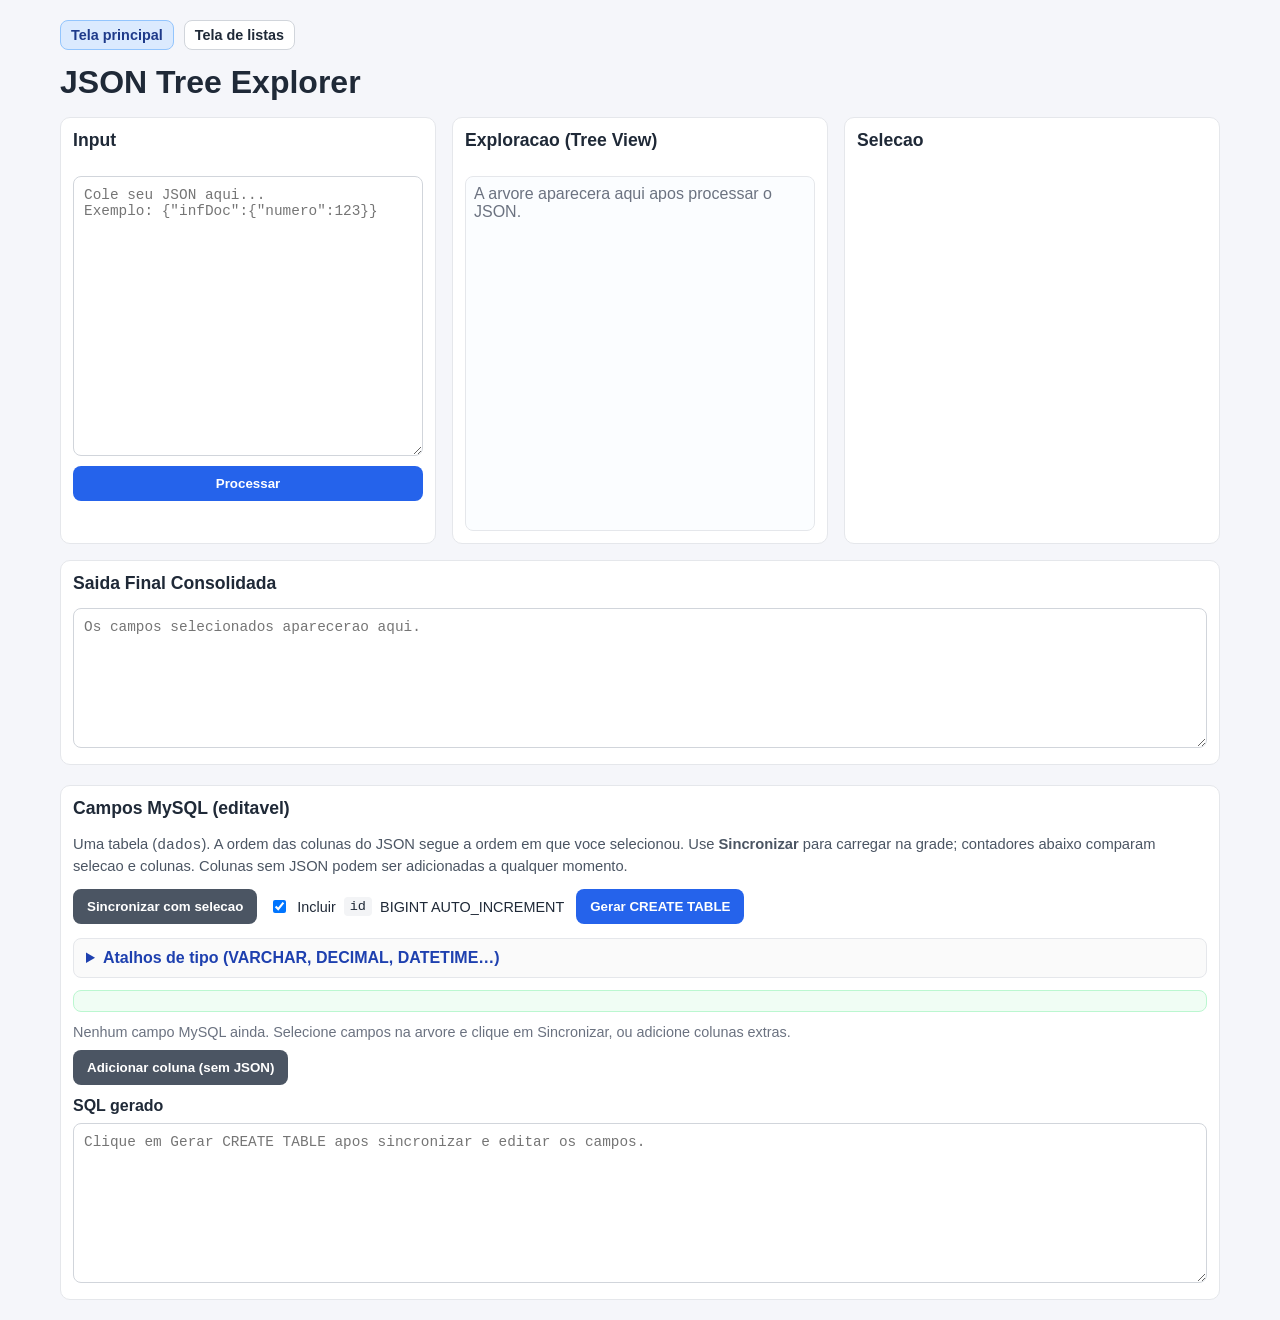
<file: index.html>
<!DOCTYPE html>
<html lang="pt-BR">
<head>
  <meta charset="UTF-8" />
  <meta name="viewport" content="width=device-width, initial-scale=1.0" />
  <title>JSON Tree Explorer</title>
  <link rel="stylesheet" href="styles.css" />
</head>
<body>
  <main class="app">
    <nav class="page-nav" aria-label="Navegacao entre telas">
      <a class="page-link active" href="index.html">Tela principal</a>
      <a class="page-link" href="listas.html">Tela de listas</a>
    </nav>

    <h1>JSON Tree Explorer</h1>

    <section class="columns">
      <article class="panel">
        <h2>Input</h2>
        <label for="jsonInput" class="sr-only">JSON de entrada</label>
        <textarea id="jsonInput" placeholder='Cole seu JSON aqui...&#10;Exemplo: {"infDoc":{"numero":123}}'></textarea>
        <button id="processBtn" type="button">Processar</button>
        <p id="inputStatus" class="status" aria-live="polite"></p>
      </article>

      <article class="panel">
        <h2>Exploracao (Tree View)</h2>
        <div id="treeContainer" class="tree-container" aria-live="polite">
          <p class="placeholder">A arvore aparecera aqui apos processar o JSON.</p>
        </div>
      </article>

      <article class="panel">
        <h2>Selecao</h2>
        <ul id="selectedList" class="selected-list"></ul>
      </article>
    </section>

    <section class="output">
      <h2>Saida Final Consolidada</h2>
      <textarea id="outputFinal" readonly placeholder="Os campos selecionados aparecerao aqui."></textarea>
    </section>

    <section class="mysql-section" aria-labelledby="mysqlHeading">
      <h2 id="mysqlHeading">Campos MySQL (editavel)</h2>
      <p class="mysql-hint">
        Uma tabela (<code>dados</code>). A ordem das colunas do JSON segue a ordem em que voce selecionou. Use
        <strong>Sincronizar</strong> para carregar na grade; contadores abaixo comparam selecao e colunas. Colunas
        sem JSON podem ser adicionadas a qualquer momento.
      </p>
      <div class="mysql-actions">
        <button id="syncMysqlBtn" type="button" class="btn-secondary">Sincronizar com selecao</button>
        <label class="mysql-option">
          <input id="includeIdColumn" type="checkbox" checked />
          Incluir <code>id</code> BIGINT AUTO_INCREMENT
        </label>
        <button id="generateMysqlBtn" type="button">Gerar CREATE TABLE</button>
      </div>
      <details class="mysql-hints-panel">
        <summary>Atalhos de tipo (VARCHAR, DECIMAL, DATETIME…)</summary>
        <p class="mysql-hint-small">
          <strong>Legado:</strong> <code>palavra 80</code> ou <code>palavra, 80</code> → VARCHAR(80).
          <strong>Explicito:</strong> <code>dhEmi datetime</code>, <code>vBC decimal 15,2</code>,
          <code>ativo tinyint 1</code>. Tipos: VARCHAR, CHAR, TEXT, INT, BIGINT, TINYINT, DECIMAL, DATE, DATETIME,
          TIMESTAMP, JSON… A palavra casa com o nome da coluna ou trecho do caminho. Linhas <code>#</code> comentario.
          Salvo neste navegador.
        </p>
        <label for="varcharHintsInput" class="sr-only">Lista de atalhos de coluna</label>
        <textarea id="varcharHintsInput" class="mysql-hints-textarea" rows="12" spellcheck="false"></textarea>
        <div class="mysql-hints-actions">
          <button id="reapplyVarcharHintsBtn" type="button" class="btn-secondary">
            Reaplicar atalhos na grade
          </button>
        </div>
      </details>
      <p id="mysqlStats" class="mysql-stats" aria-live="polite"></p>
      <div id="mysqlTablesContainer" class="mysql-tables-container"></div>
      <h3 class="mysql-subheading">SQL gerado</h3>
      <label for="mysqlOutput" class="sr-only">SQL MySQL gerado</label>
      <textarea id="mysqlOutput" readonly placeholder="Clique em Gerar CREATE TABLE apos sincronizar e editar os campos."></textarea>
    </section>
  </main>

  <script src="mysql-shared.js"></script>
  <script src="tree-ui.js"></script>
  <script src="script.js"></script>
</body>
</html>
</file>
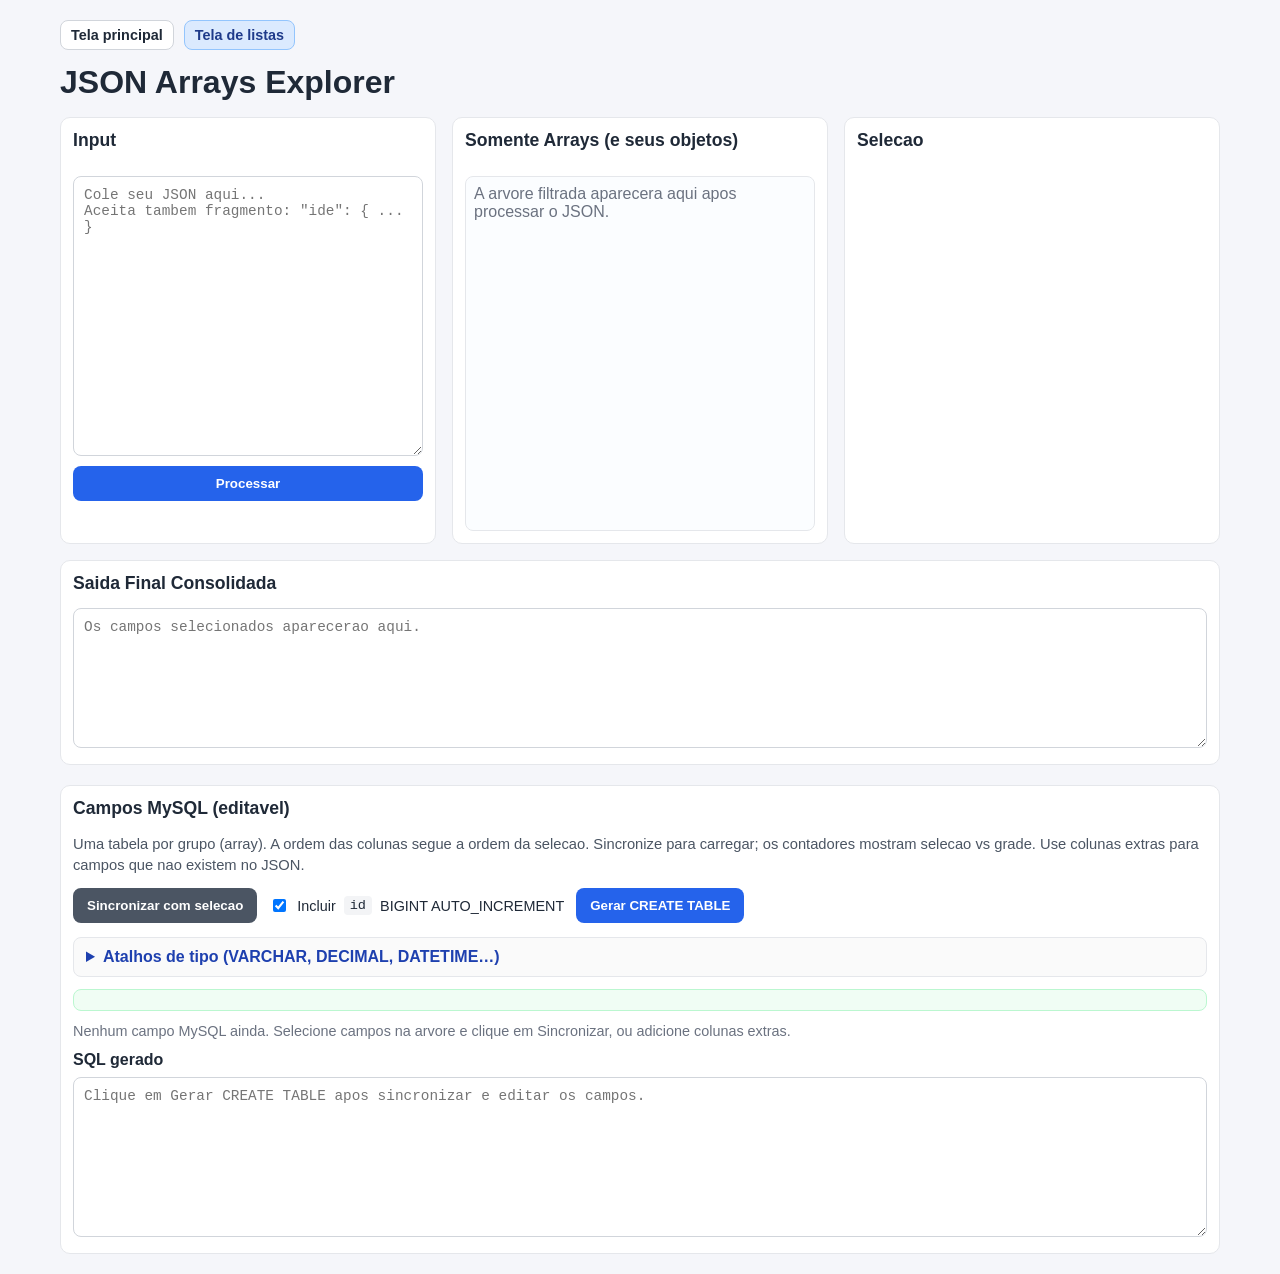
<file: listas.html>
<!DOCTYPE html>
<html lang="pt-BR">
<head>
  <meta charset="UTF-8" />
  <meta name="viewport" content="width=device-width, initial-scale=1.0" />
  <title>JSON Arrays Explorer</title>
  <link rel="stylesheet" href="styles.css" />
</head>
<body>
  <main class="app">
    <nav class="page-nav" aria-label="Navegacao entre telas">
      <a class="page-link" href="index.html">Tela principal</a>
      <a class="page-link active" href="listas.html">Tela de listas</a>
    </nav>

    <h1>JSON Arrays Explorer</h1>

    <section class="columns">
      <article class="panel">
        <h2>Input</h2>
        <label for="jsonInput" class="sr-only">JSON de entrada</label>
        <textarea id="jsonInput" placeholder='Cole seu JSON aqui...&#10;Aceita tambem fragmento: "ide": { ... }'></textarea>
        <button id="processBtn" type="button">Processar</button>
        <p id="inputStatus" class="status" aria-live="polite"></p>
      </article>

      <article class="panel">
        <h2>Somente Arrays (e seus objetos)</h2>
        <div id="treeContainer" class="tree-container" aria-live="polite">
          <p class="placeholder">A arvore filtrada aparecera aqui apos processar o JSON.</p>
        </div>
      </article>

      <article class="panel">
        <h2>Selecao</h2>
        <ul id="selectedList" class="selected-list"></ul>
      </article>
    </section>

    <section class="output">
      <h2>Saida Final Consolidada</h2>
      <textarea id="outputFinal" readonly placeholder="Os campos selecionados aparecerao aqui."></textarea>
    </section>

    <section class="mysql-section" aria-labelledby="mysqlHeading">
      <h2 id="mysqlHeading">Campos MySQL (editavel)</h2>
      <p class="mysql-hint">
        Uma tabela por grupo (array). A ordem das colunas segue a ordem da selecao. Sincronize para carregar; os
        contadores mostram selecao vs grade. Use colunas extras para campos que nao existem no JSON.
      </p>
      <div class="mysql-actions">
        <button id="syncMysqlBtn" type="button" class="btn-secondary">Sincronizar com selecao</button>
        <label class="mysql-option">
          <input id="includeIdColumn" type="checkbox" checked />
          Incluir <code>id</code> BIGINT AUTO_INCREMENT
        </label>
        <button id="generateMysqlBtn" type="button">Gerar CREATE TABLE</button>
      </div>
      <details class="mysql-hints-panel">
        <summary>Atalhos de tipo (VARCHAR, DECIMAL, DATETIME…)</summary>
        <p class="mysql-hint-small">
          <strong>Legado:</strong> <code>palavra 80</code> ou <code>palavra, 80</code> → VARCHAR(80).
          <strong>Explicito:</strong> <code>dhEmi datetime</code>, <code>vBC decimal 15,2</code>,
          <code>ativo tinyint 1</code>. Tipos: VARCHAR, CHAR, TEXT, INT, BIGINT, TINYINT, DECIMAL, DATE, DATETIME,
          TIMESTAMP, JSON… A palavra casa com o nome da coluna ou trecho do caminho. Linhas <code>#</code> comentario.
          Salvo neste navegador.
        </p>
        <label for="varcharHintsInput" class="sr-only">Lista de atalhos de coluna</label>
        <textarea id="varcharHintsInput" class="mysql-hints-textarea" rows="12" spellcheck="false"></textarea>
        <div class="mysql-hints-actions">
          <button id="reapplyVarcharHintsBtn" type="button" class="btn-secondary">
            Reaplicar atalhos na grade
          </button>
        </div>
      </details>
      <p id="mysqlStats" class="mysql-stats" aria-live="polite"></p>
      <div id="mysqlTablesContainer" class="mysql-tables-container"></div>
      <h3 class="mysql-subheading">SQL gerado</h3>
      <label for="mysqlOutput" class="sr-only">SQL MySQL gerado</label>
      <textarea id="mysqlOutput" readonly placeholder="Clique em Gerar CREATE TABLE apos sincronizar e editar os campos."></textarea>
    </section>
  </main>

  <script src="mysql-shared.js"></script>
  <script src="tree-ui.js"></script>
  <script src="listas.js"></script>
</body>
</html>
</file>
<file: styles.css>
* {
  box-sizing: border-box;
}

body {
  margin: 0;
  font-family: Arial, Helvetica, sans-serif;
  background: #f5f6fa;
  color: #1f2937;
}

.app {
  max-width: 1200px;
  margin: 0 auto;
  padding: 20px;
}

.page-nav {
  display: flex;
  gap: 10px;
  margin-bottom: 14px;
}

.page-link {
  text-decoration: none;
  padding: 6px 10px;
  border-radius: 8px;
  border: 1px solid #d1d5db;
  background: #ffffff;
  color: #1f2937;
  font-size: 0.9rem;
  font-weight: 600;
}

.page-link:hover {
  background: #eef2ff;
}

.page-link.active {
  border-color: #93c5fd;
  background: #dbeafe;
  color: #1e3a8a;
}

h1 {
  margin: 0 0 16px;
}

h2 {
  margin-top: 0;
  font-size: 1.1rem;
}

.columns {
  display: grid;
  grid-template-columns: repeat(3, minmax(250px, 1fr));
  gap: 16px;
}

.panel {
  background: #ffffff;
  border: 1px solid #e5e7eb;
  border-radius: 10px;
  padding: 12px;
  min-height: 280px;
  max-height: min(78vh, 820px);
  overflow-y: auto;
  display: flex;
  flex-direction: column;
  gap: 10px;
}

textarea {
  width: 100%;
  min-height: 280px;
  resize: vertical;
  border: 1px solid #d1d5db;
  border-radius: 8px;
  padding: 10px;
  font-family: Consolas, "Courier New", monospace;
  font-size: 0.9rem;
}

button {
  border: none;
  border-radius: 8px;
  background: #2563eb;
  color: #ffffff;
  font-weight: 600;
  padding: 10px 14px;
  cursor: pointer;
}

button:hover {
  background: #1d4ed8;
}

.status {
  min-height: 20px;
  margin: 0;
  font-size: 0.9rem;
}

.status.error {
  color: #b91c1c;
}

.status.success {
  color: #047857;
}

.tree-container {
  overflow: auto;
  border: 1px solid #e5e7eb;
  border-radius: 8px;
  padding: 8px;
  background: #fbfdff;
  flex: 1;
  min-height: 0;
  max-height: min(42vh, 360px);
}

.placeholder {
  margin: 0;
  color: #6b7280;
}

.tree-list {
  list-style: none;
  margin: 0;
  padding-left: 16px;
}

.tree-item {
  margin: 4px 0;
}

.tree-row {
  display: flex;
  align-items: flex-start;
  gap: 4px;
  flex-wrap: nowrap;
}

.tree-toggle {
  flex-shrink: 0;
  width: 22px;
  height: 22px;
  padding: 0;
  margin-top: 1px;
  border: 1px solid #d1d5db;
  border-radius: 4px;
  background: #ffffff;
  color: #374151;
  font-size: 0.65rem;
  line-height: 1;
  cursor: pointer;
  display: inline-flex;
  align-items: center;
  justify-content: center;
}

.tree-toggle:hover {
  background: #f3f4f6;
  border-color: #9ca3af;
}

.tree-toggle-spacer {
  flex-shrink: 0;
  width: 22px;
  height: 22px;
  display: inline-block;
}

.tree-children--collapsed {
  display: none;
}

.tree-key {
  border: none;
  background: transparent;
  color: #111827;
  cursor: pointer;
  padding: 2px 6px;
  border-radius: 4px;
  text-align: left;
  font-size: 0.9rem;
  flex: 1;
  min-width: 0;
}

.tree-key:hover {
  background: #e0ebff;
}

.tree-key-array {
  background: #fff7ed;
  color: #9a3412;
  border: 1px solid #fed7aa;
  font-weight: 700;
}

.tree-key-array:hover {
  background: #ffedd5;
}

.tree-key-object {
  background: #eff6ff;
  color: #1e3a8a;
  border: 1px solid #bfdbfe;
  font-weight: 700;
}

.tree-key-object:hover {
  background: #dbeafe;
}

.tree-key.tree-key--selected {
  background: #d1fae5 !important;
  border: 1px solid #34d399 !important;
  color: #065f46;
  font-weight: 700;
}

.tree-key.tree-key--group-full {
  box-shadow: inset 3px 0 0 0 #059669;
  background: #ecfdf5 !important;
  border: 1px solid #6ee7b7 !important;
  color: #064e3b;
  font-weight: 700;
}

.tree-key.tree-key--partial {
  box-shadow: inset 3px 0 0 0 #d97706;
  background: #fffbeb !important;
  border: 1px solid #fcd34d !important;
  color: #92400e;
  font-weight: 600;
}

.tree-meta {
  color: #6b7280;
  font-size: 0.82rem;
}

.selected-list {
  margin: 0;
  padding-left: 18px;
  overflow: auto;
  flex: 1;
  min-height: 0;
  max-height: min(42vh, 360px);
}

.selected-table-title {
  margin: 10px 0 4px;
  color: #1d4ed8;
  font-weight: 700;
  font-family: Consolas, "Courier New", monospace;
}

.selected-item {
  margin: 6px 0;
  font-size: 0.9rem;
  display: flex;
  align-items: flex-start;
  justify-content: space-between;
  gap: 8px;
  padding: 6px 8px;
  border: 1px solid #e5e7eb;
  border-radius: 8px;
  background: #ffffff;
}

.selected-text {
  word-break: break-word;
  line-height: 1.4;
}

.remove-btn {
  padding: 4px 8px;
  border: 1px solid #fecaca;
  border-radius: 6px;
  background: #fee2e2;
  color: #991b1b;
  font-size: 0.78rem;
  font-weight: 600;
  white-space: nowrap;
}

.remove-btn:hover {
  background: #fecaca;
}

.output {
  margin-top: 16px;
  background: #ffffff;
  border: 1px solid #e5e7eb;
  border-radius: 10px;
  padding: 12px;
}

.output textarea {
  min-height: 140px;
}

.sr-only {
  position: absolute;
  width: 1px;
  height: 1px;
  padding: 0;
  margin: -1px;
  overflow: hidden;
  clip: rect(0, 0, 0, 0);
  border: 0;
}

.mysql-section {
  margin-top: 20px;
  background: #ffffff;
  border: 1px solid #e5e7eb;
  border-radius: 10px;
  padding: 12px;
}

.mysql-hints-panel {
  margin-bottom: 12px;
  padding: 10px 12px;
  border: 1px solid #e5e7eb;
  border-radius: 8px;
  background: #fafafa;
}

.mysql-hints-panel summary {
  cursor: pointer;
  font-weight: 600;
  color: #1e40af;
  user-select: none;
}

.mysql-hints-panel summary:hover {
  color: #1d4ed8;
}

.mysql-hint-small {
  margin: 8px 0 10px;
  font-size: 0.85rem;
  color: #4b5563;
  line-height: 1.45;
}

.mysql-hints-textarea {
  width: 100%;
  min-height: 180px;
  resize: vertical;
  font-family: Consolas, "Courier New", monospace;
  font-size: 0.82rem;
  padding: 8px 10px;
  border: 1px solid #d1d5db;
  border-radius: 8px;
  background: #ffffff;
}

.mysql-hints-actions {
  margin-top: 10px;
}

.mysql-hint {
  margin: 0 0 12px;
  color: #4b5563;
  font-size: 0.92rem;
  line-height: 1.45;
}

.mysql-stats {
  margin: 0 0 12px;
  padding: 10px 12px;
  border-radius: 8px;
  background: #f0fdf4;
  border: 1px solid #bbf7d0;
  color: #14532d;
  font-size: 0.9rem;
  line-height: 1.45;
}

.mysql-table-head {
  display: flex;
  flex-wrap: wrap;
  align-items: center;
  justify-content: space-between;
  gap: 10px;
  margin-bottom: 8px;
}

.mysql-table-head h3 {
  margin: 0;
  flex: 1;
  min-width: 200px;
}

.mysql-add-col-btn,
.mysql-add-empty-btn {
  flex-shrink: 0;
}

.mysql-row-manual {
  background: #fffbeb;
}

.mysql-actions-cell {
  width: 88px;
  text-align: center;
  vertical-align: middle;
}

.mysql-remove-extra {
  padding: 4px 8px;
  font-size: 0.78rem;
}

.mysql-empty-wrap {
  display: flex;
  flex-direction: column;
  align-items: flex-start;
  gap: 10px;
}

.mysql-actions {
  display: flex;
  flex-wrap: wrap;
  align-items: center;
  gap: 12px;
  margin-bottom: 14px;
}

.btn-secondary {
  background: #4b5563;
}

.btn-secondary:hover {
  background: #374151;
}

.mysql-option {
  display: inline-flex;
  align-items: center;
  gap: 8px;
  font-size: 0.9rem;
  cursor: pointer;
}

.mysql-option code {
  font-size: 0.85rem;
  background: #f3f4f6;
  padding: 2px 6px;
  border-radius: 4px;
}

.mysql-tables-container {
  display: flex;
  flex-direction: column;
  gap: 18px;
  margin-bottom: 12px;
  max-height: min(52vh, 560px);
  overflow-y: auto;
  padding-right: 4px;
}

.mysql-table-block h3 {
  margin: 0 0 8px;
  font-size: 1rem;
  font-family: Consolas, "Courier New", monospace;
  color: #1e40af;
}

.mysql-grid-wrap {
  overflow: auto;
  max-height: min(45vh, 420px);
  border: 1px solid #e5e7eb;
  border-radius: 8px;
  background: #fbfdff;
}

.mysql-grid {
  width: 100%;
  border-collapse: collapse;
  font-size: 0.82rem;
}

.mysql-grid th,
.mysql-grid td {
  border: 1px solid #e5e7eb;
  padding: 6px 8px;
  text-align: left;
  vertical-align: middle;
}

.mysql-grid th {
  background: #f3f4f6;
  font-weight: 600;
  white-space: nowrap;
}

.mysql-grid input[type="text"],
.mysql-grid select {
  width: 100%;
  min-width: 0;
  padding: 4px 6px;
  border: 1px solid #d1d5db;
  border-radius: 4px;
  font-family: inherit;
  font-size: 0.85rem;
}

.mysql-grid .path-cell {
  max-width: 220px;
  word-break: break-all;
  color: #6b7280;
  font-family: Consolas, "Courier New", monospace;
  font-size: 0.78rem;
}

.mysql-grid .size-cell {
  max-width: 100px;
}

.mysql-grid .null-cell {
  text-align: center;
  width: 56px;
}

.mysql-placeholder {
  margin: 0;
  color: #6b7280;
  font-size: 0.9rem;
}

.mysql-subheading {
  margin: 12px 0 8px;
  font-size: 1rem;
}

.mysql-section textarea {
  min-height: 160px;
}

@media (max-width: 960px) {
  .columns {
    grid-template-columns: 1fr;
  }

  .panel {
    min-height: 240px;
    max-height: none;
  }

  .tree-container,
  .selected-list {
    max-height: min(50vh, 400px);
  }
}
</file>
